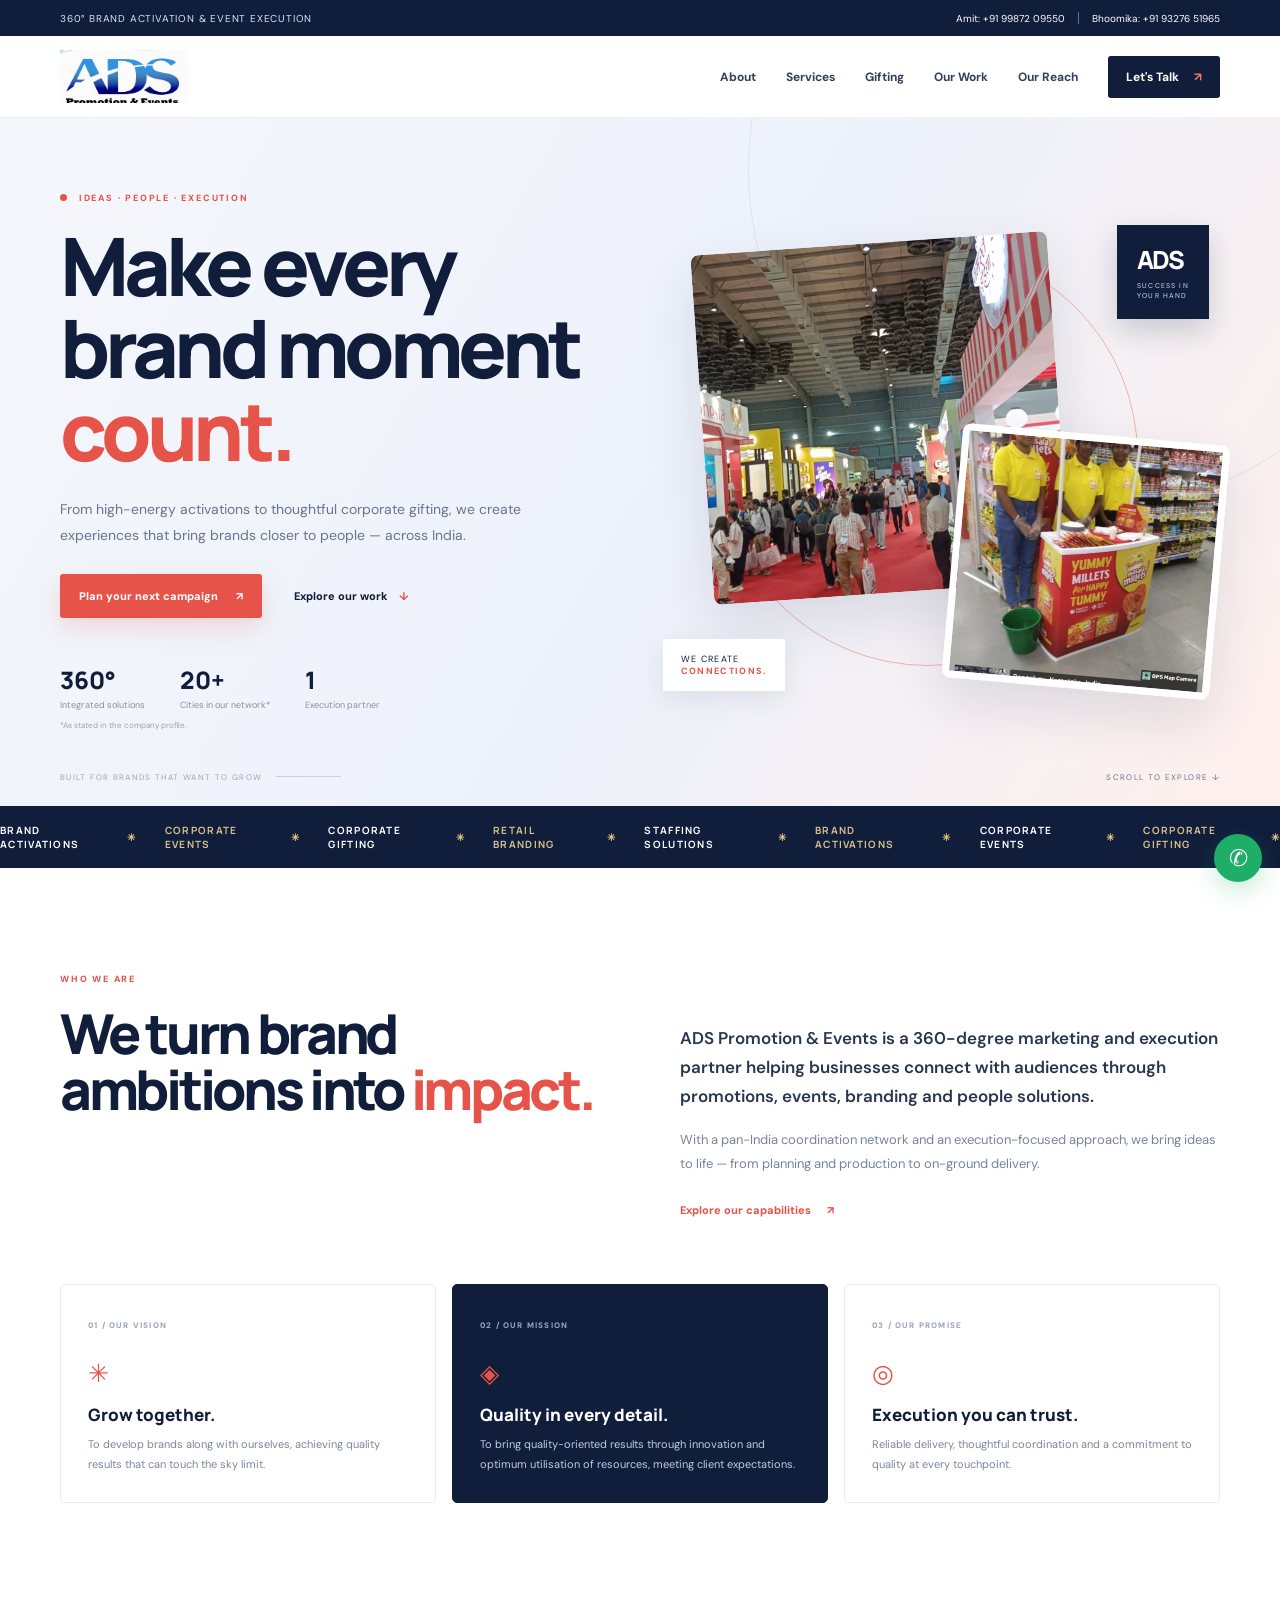
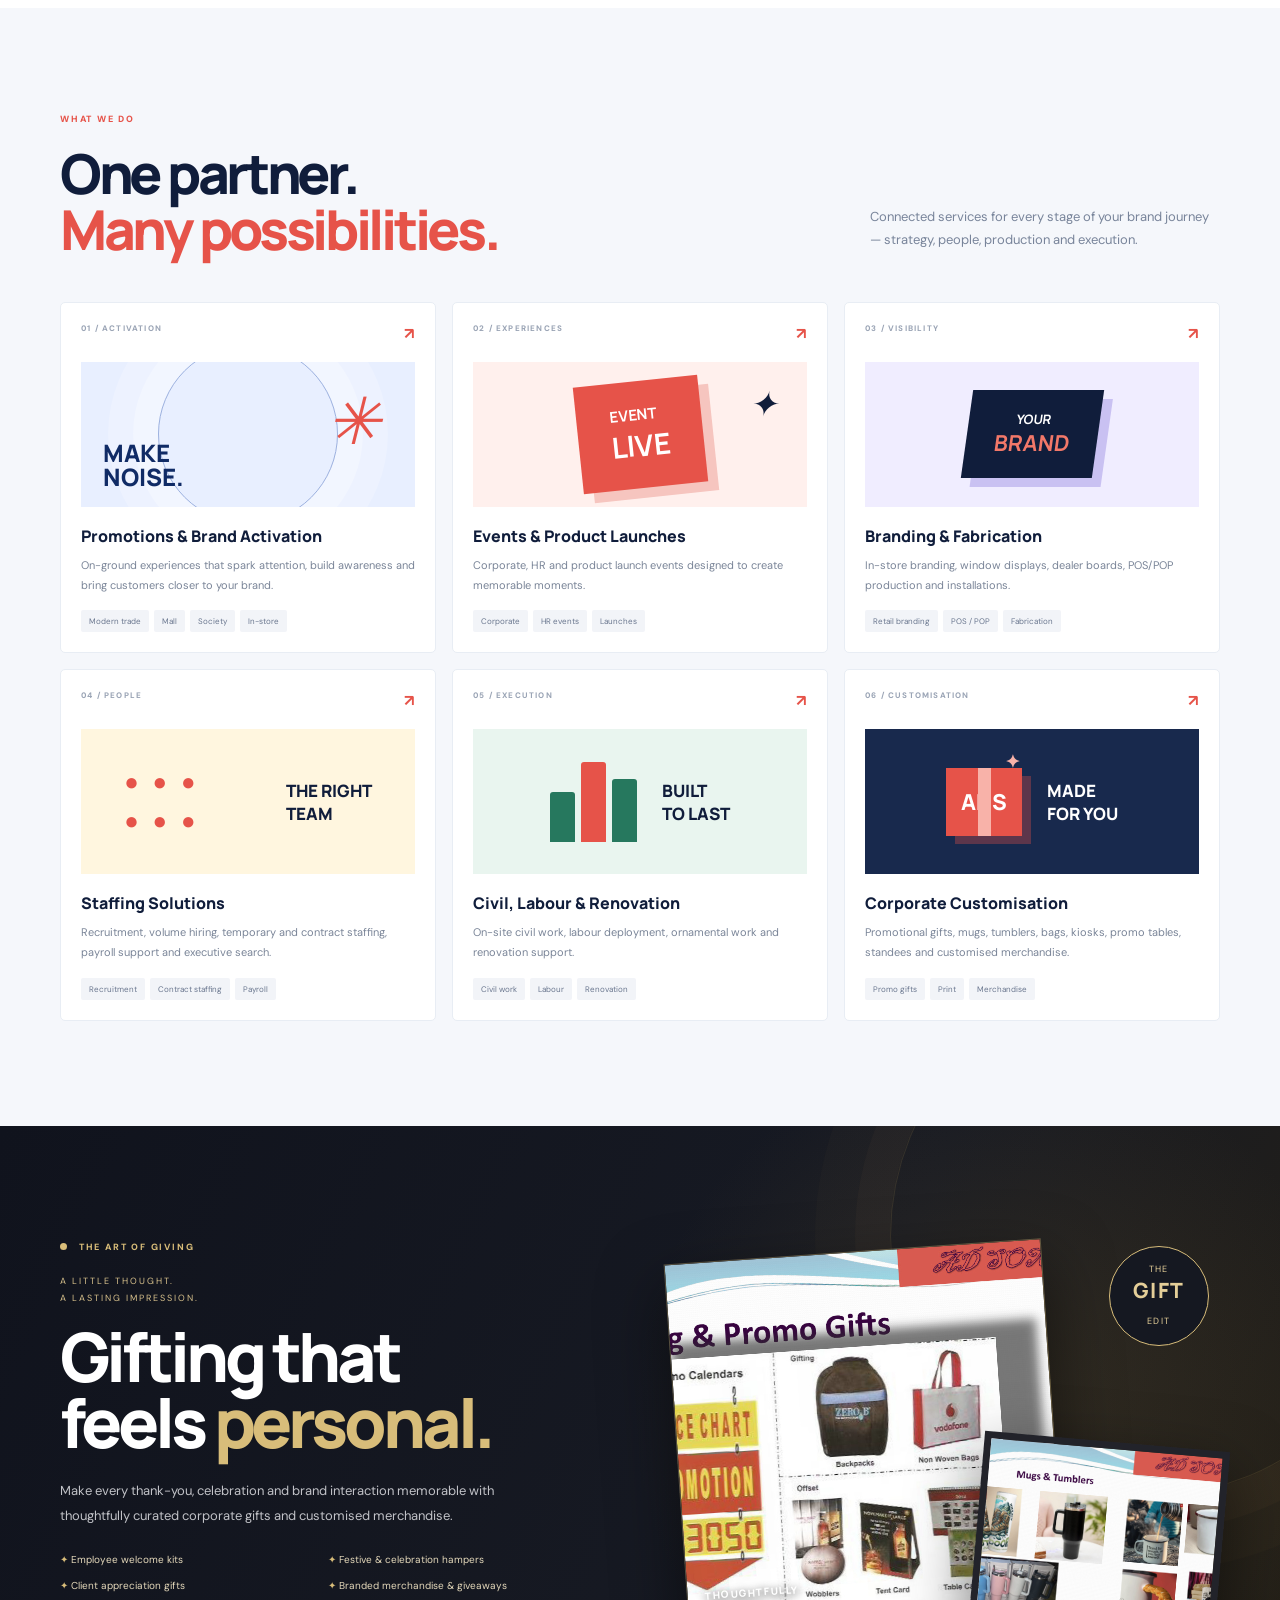
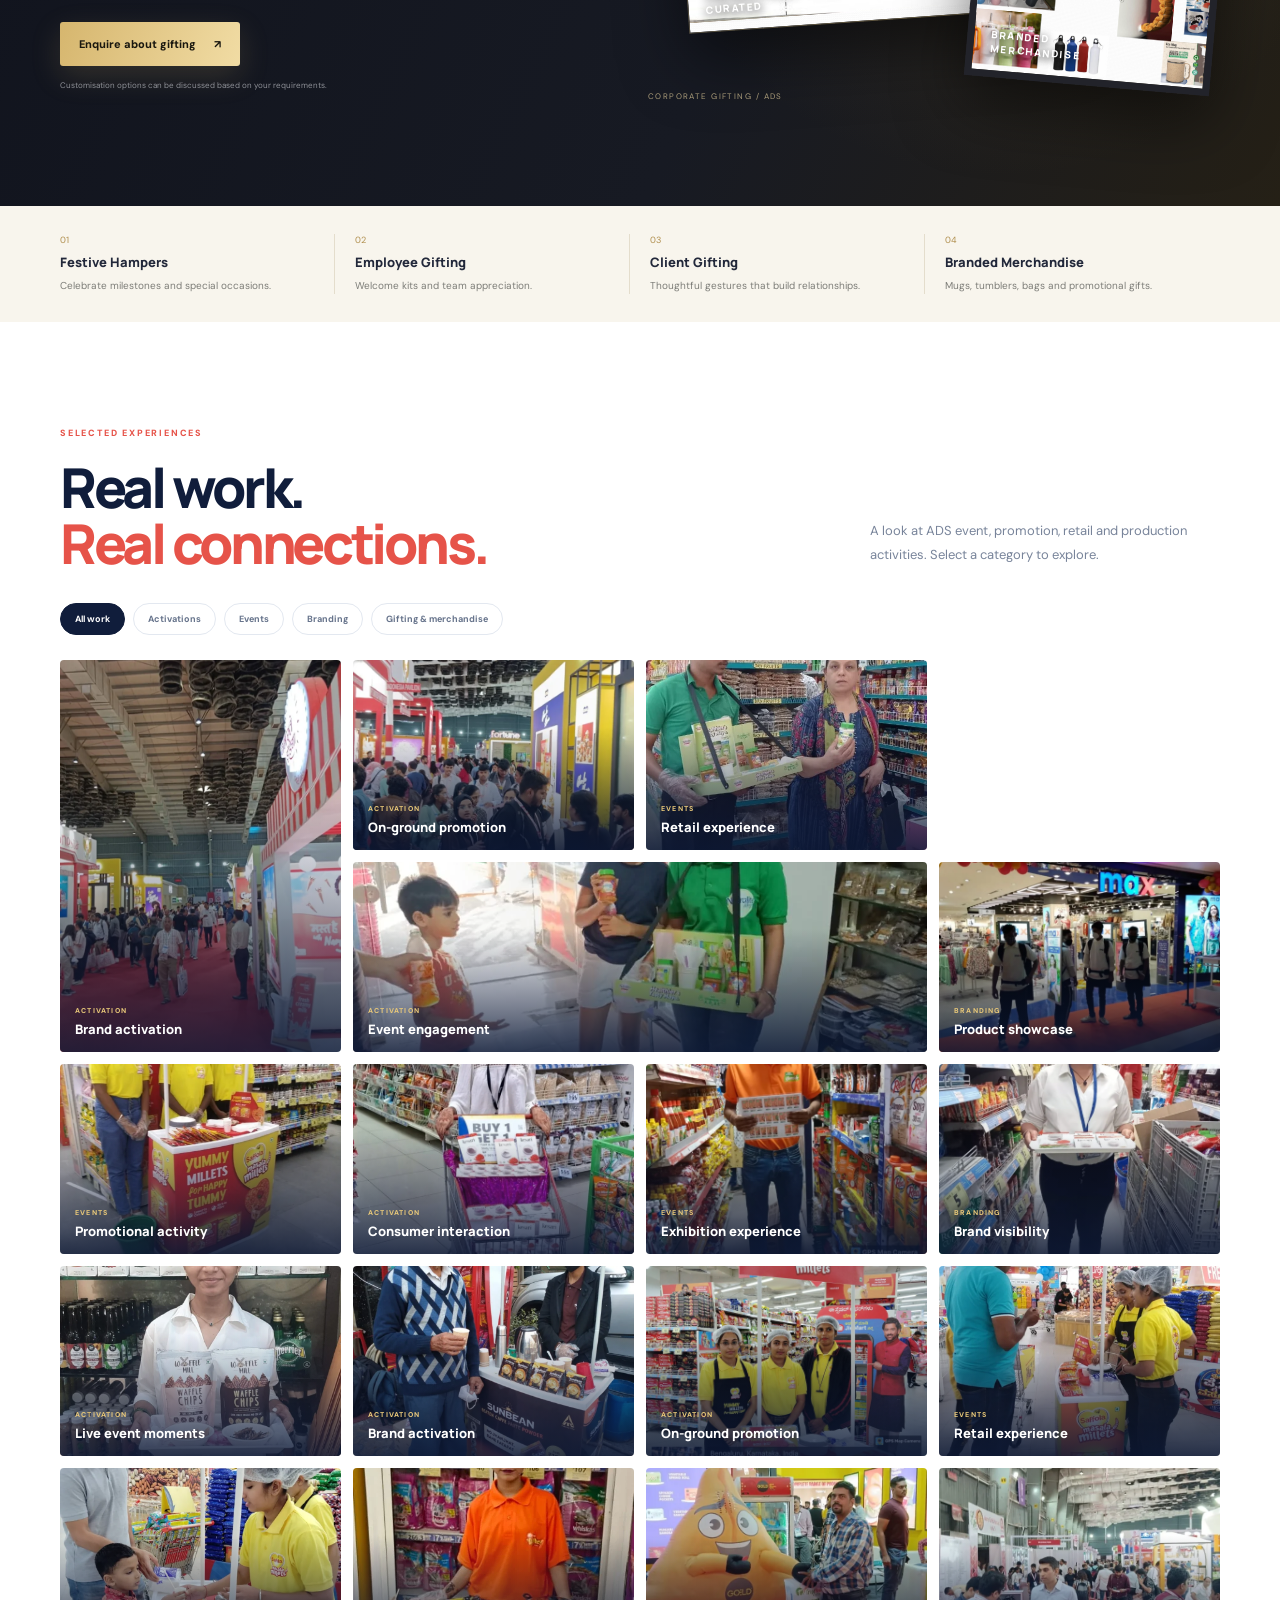
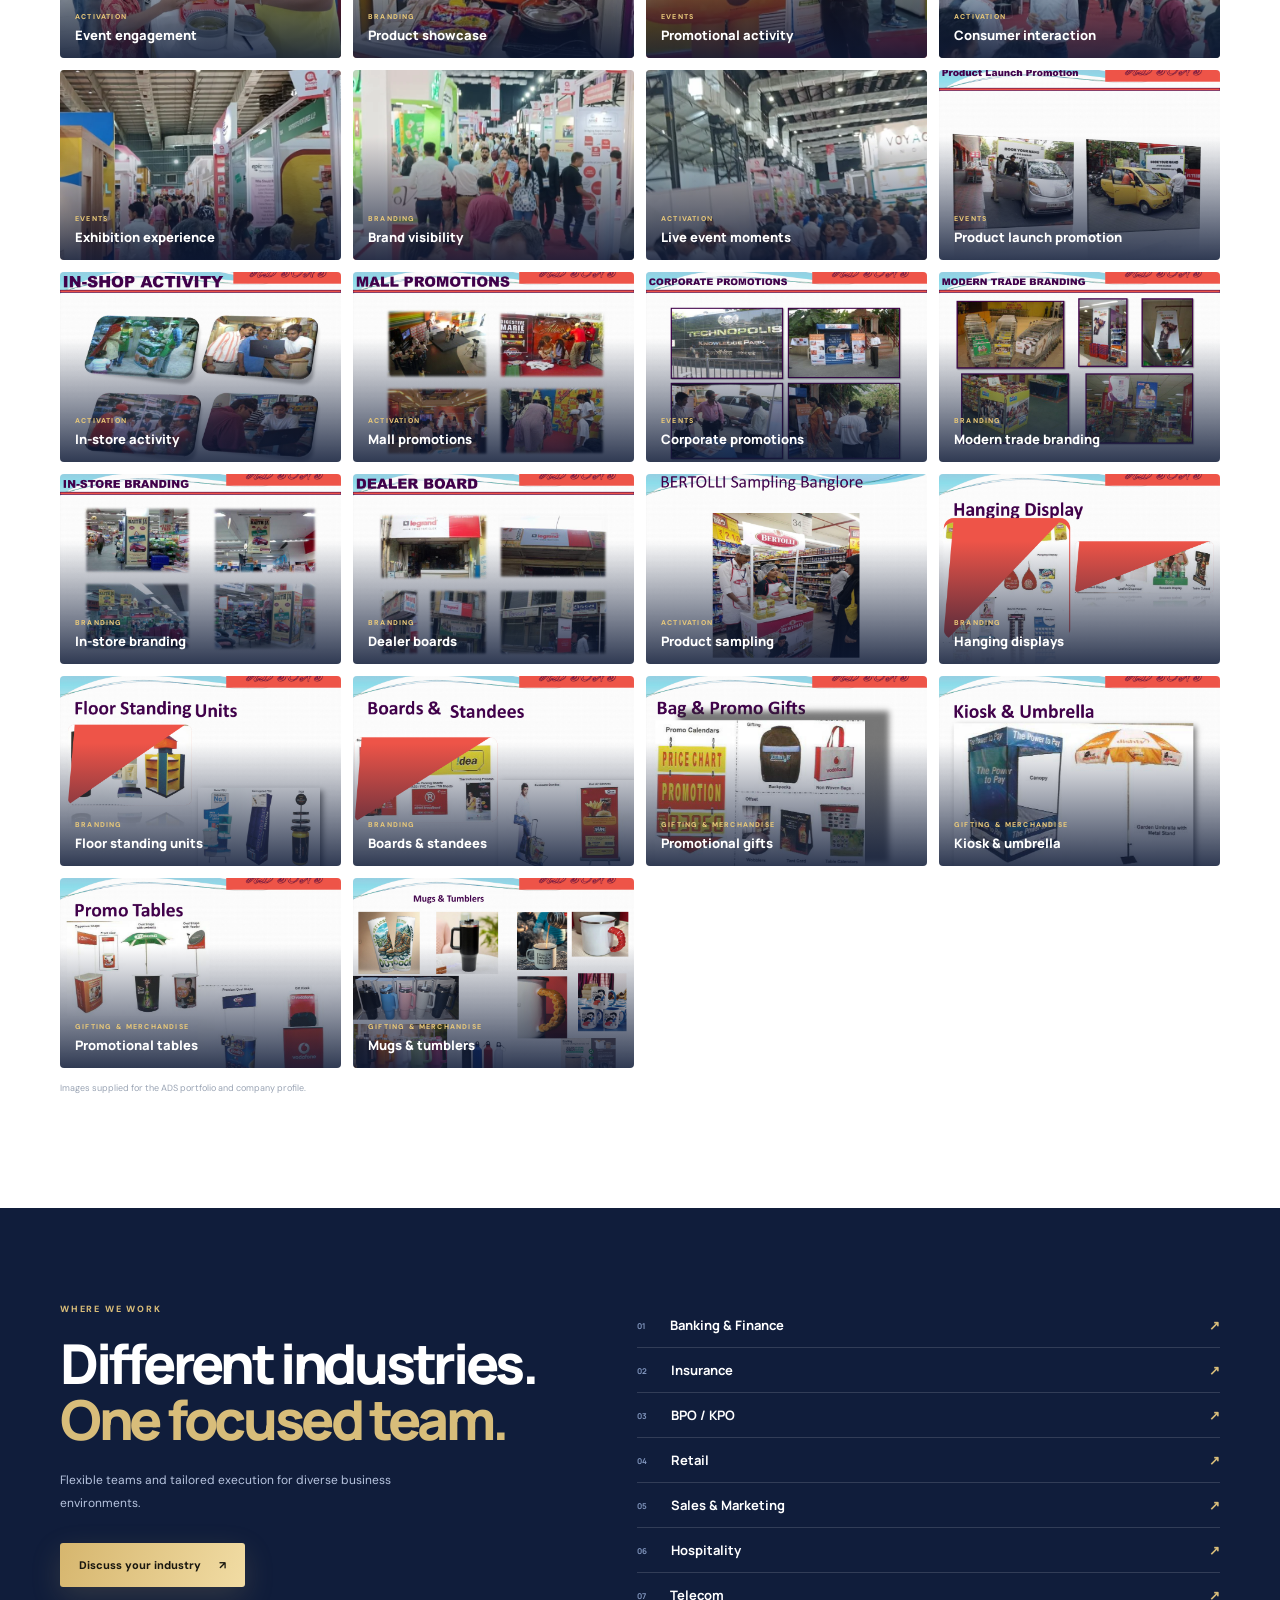
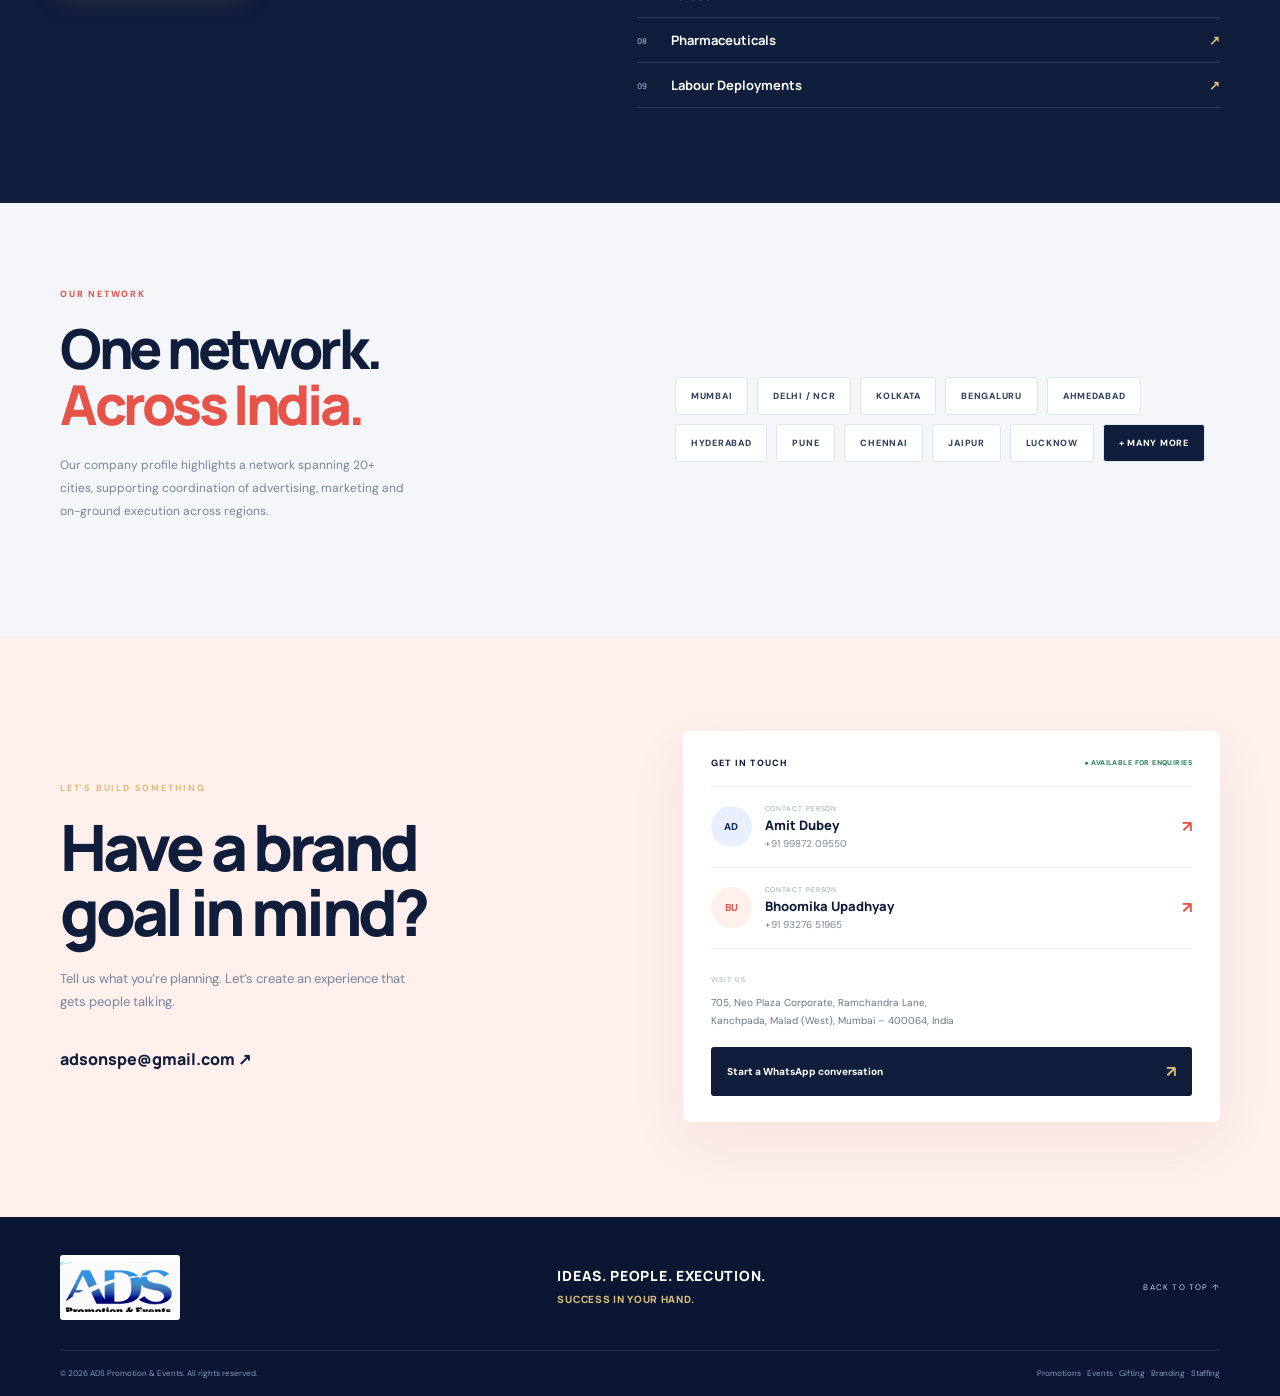
<file: index.html>
<!doctype html>
<html lang="en"><head><meta charset="utf-8"><meta name="viewport" content="width=device-width,initial-scale=1"><meta name="theme-color" content="#101d3b"><meta name="description" content="ADS Promotion & Events — brand activations, corporate events, gifting, staffing, retail branding and pan-India execution."><title>ADS Promotion & Events | Ideas Into Impact</title><link rel="preconnect" href="https://fonts.googleapis.com"><link rel="preconnect" href="https://fonts.gstatic.com" crossorigin><link href="https://fonts.googleapis.com/css2?family=DM+Sans:wght@400;500;600;700&family=Manrope:wght@400;500;600;700;800&display=swap" rel="stylesheet"><link rel="stylesheet" href="style.css"></head>
<body><div class="announcement"><div class="wrap announce-inner"><span>360° BRAND ACTIVATION & EVENT EXECUTION</span><div><a href="tel:+919987209550">Amit: +91 99872 09550</a><i></i><a href="tel:+919327651965">Bhoomika: +91 93276 51965</a></div></div></div>
<header class="header"><div class="wrap nav-wrap"><a class="logo" href="#home"><img src="assets/ads-logo.png" alt="ADS Promotion and Events"></a><button class="menu" aria-label="Toggle menu"><span></span><span></span><span></span></button><nav class="nav"><a href="#about">About</a><a href="#services">Services</a><a href="#gifting">Gifting</a><a href="#work">Our Work</a><a href="#reach">Our Reach</a><a class="nav-btn" href="#contact">Let's Talk <b>↗</b></a></nav></div></header>
<main><section class="hero" id="home"><div class="hero-grid wrap"><div class="hero-content"><div class="eyebrow"><span></span> IDEAS · PEOPLE · EXECUTION</div><h1>Make every<br>brand moment<br><em>count.</em></h1><p>From high-energy activations to thoughtful corporate gifting, we create experiences that bring brands closer to people — across India.</p><div class="hero-cta"><a class="btn btn-red" href="#contact">Plan your next campaign <b>↗</b></a><a class="btn btn-text" href="#work">Explore our work <span>↓</span></a></div><div class="hero-stats"><div><strong>360°</strong><small>Integrated solutions</small></div><div><strong>20+</strong><small>Cities in our network*</small></div><div><strong>1</strong><small>Execution partner</small></div></div><small class="asterisk">*As stated in the company profile.</small></div><div class="hero-visual"><div class="hero-photo photo-one"><img src="assets/event-01.webp" alt="ADS on-ground event activation"></div><div class="hero-photo photo-two"><img src="assets/event-06.webp" alt="ADS promotional event"></div><div class="hero-orbit"></div><div class="hero-tag"><span>ADS</span><small>SUCCESS IN<br>YOUR HAND</small></div><div class="hero-note">WE CREATE<br><b>CONNECTIONS.</b></div></div></div><div class="hero-foot wrap"><span>BUILT FOR BRANDS THAT WANT TO GROW</span><span class="foot-line"></span><a href="#about">SCROLL TO EXPLORE ↓</a></div></section>
<div class="ticker"><div class="ticker-track"><span>BRAND ACTIVATIONS</span>✳<span>CORPORATE EVENTS</span>✳<span>CORPORATE GIFTING</span>✳<span>RETAIL BRANDING</span>✳<span>STAFFING SOLUTIONS</span>✳<span>BRAND ACTIVATIONS</span>✳<span>CORPORATE EVENTS</span>✳<span>CORPORATE GIFTING</span>✳</div></div>
<section class="section about" id="about"><div class="wrap"><div class="section-head split"><div><div class="eyebrow dark">WHO WE ARE</div><h2>We turn brand<br>ambitions into <em>impact.</em></h2></div><div class="intro-copy"><p class="lead">ADS Promotion & Events is a 360-degree marketing and execution partner helping businesses connect with audiences through promotions, events, branding and people solutions.</p><p>With a pan-India coordination network and an execution-focused approach, we bring ideas to life — from planning and production to on-ground delivery.</p><a class="under-link" href="#services">Explore our capabilities <b>↗</b></a></div></div><div class="values"><article><small>01 / OUR VISION</small><div class="value-icon">✳</div><h3>Grow together.</h3><p>To develop brands along with ourselves, achieving quality results that can touch the sky limit.</p></article><article class="value-feature"><small>02 / OUR MISSION</small><div class="value-icon">◈</div><h3>Quality in every detail.</h3><p>To bring quality-oriented results through innovation and optimum utilisation of resources, meeting client expectations.</p></article><article><small>03 / OUR PROMISE</small><div class="value-icon">◎</div><h3>Execution you can trust.</h3><p>Reliable delivery, thoughtful coordination and a commitment to quality at every touchpoint.</p></article></div></div></section>
<section class="section services" id="services"><div class="wrap"><div class="section-head"><div><div class="eyebrow">WHAT WE DO</div><h2>One partner.<br><em>Many possibilities.</em></h2></div><p>Connected services for every stage of your brand journey — strategy, people, production and execution.</p></div><div class="service-grid"><article class="service-card service-feature"><div class="service-number">01 / ACTIVATION <b>↗</b></div><div class="service-art art-activation"><div class="orbit"></div><span>MAKE<br>NOISE.</span><i>✳</i></div><h3>Promotions & Brand Activation</h3><p>On-ground experiences that spark attention, build awareness and bring customers closer to your brand.</p><div class="chips"><span>Modern trade</span><span>Mall</span><span>Society</span><span>In-store</span></div></article><article class="service-card"><div class="service-number">02 / EXPERIENCES <b>↗</b></div><div class="service-art art-event"><div class="event-box">EVENT<br><strong>LIVE</strong></div><i>✦</i></div><h3>Events & Product Launches</h3><p>Corporate, HR and product launch events designed to create memorable moments.</p><div class="chips"><span>Corporate</span><span>HR events</span><span>Launches</span></div></article><article class="service-card"><div class="service-number">03 / VISIBILITY <b>↗</b></div><div class="service-art art-brand"><div class="billboard">YOUR<br><b>BRAND</b></div></div><h3>Branding & Fabrication</h3><p>In-store branding, window displays, dealer boards, POS/POP production and installations.</p><div class="chips"><span>Retail branding</span><span>POS / POP</span><span>Fabrication</span></div></article><article class="service-card"><div class="service-number">04 / PEOPLE <b>↗</b></div><div class="service-art art-staff"><div class="people">● ● ●<br>● ● ●</div><b>THE RIGHT<br>TEAM</b></div><h3>Staffing Solutions</h3><p>Recruitment, volume hiring, temporary and contract staffing, payroll support and executive search.</p><div class="chips"><span>Recruitment</span><span>Contract staffing</span><span>Payroll</span></div></article><article class="service-card"><div class="service-number">05 / EXECUTION <b>↗</b></div><div class="service-art art-civil"><div class="blocks"><i></i><i></i><i></i></div><b>BUILT<br>TO LAST</b></div><h3>Civil, Labour & Renovation</h3><p>On-site civil work, labour deployment, ornamental work and renovation support.</p><div class="chips"><span>Civil work</span><span>Labour</span><span>Renovation</span></div></article><article class="service-card"><div class="service-number">06 / CUSTOMISATION <b>↗</b></div><div class="service-art art-custom"><div class="custom-box">ADS<sup>✦</sup></div><b>MADE<br>FOR YOU</b></div><h3>Corporate Customisation</h3><p>Promotional gifts, mugs, tumblers, bags, kiosks, promo tables, standees and customised merchandise.</p><div class="chips"><span>Promo gifts</span><span>Print</span><span>Merchandise</span></div></article></div></div></section>
<section class="gift-section" id="gifting"><div class="gift-glow"></div><div class="wrap gift-layout"><div class="gift-copy"><div class="eyebrow gold"><span></span> THE ART OF GIVING</div><div class="gift-kicker">A LITTLE THOUGHT.<br>A LASTING IMPRESSION.</div><h2>Gifting that<br>feels <em>personal.</em></h2><p>Make every thank-you, celebration and brand interaction memorable with thoughtfully curated corporate gifts and customised merchandise.</p><div class="gift-points"><span>✦ Employee welcome kits</span><span>✦ Festive & celebration hampers</span><span>✦ Client appreciation gifts</span><span>✦ Branded merchandise & giveaways</span></div><a class="btn btn-gold" href="https://wa.me/919987209550?text=Hello%20ADS%2C%20I%20would%20like%20to%20enquire%20about%20corporate%20gifting." target="_blank" rel="noopener">Enquire about gifting <b>↗</b></a><small class="gift-note">Customisation options can be discussed based on your requirements.</small></div><div class="gift-showcase"><div class="gift-image gift-main"><img src="assets/profile-gifts.jpg" alt="Promotional gift and merchandise examples from ADS profile"><span>THOUGHTFULLY<br>CURATED</span></div><div class="gift-image gift-small"><img src="assets/profile-mugs.jpg" alt="Custom mugs and tumblers"><span>BRANDED<br>MERCHANDISE</span></div><div class="gift-seal">THE<br><b>GIFT</b><br>EDIT</div><div class="gift-caption">CORPORATE GIFTING / ADS</div></div></div></section>
<section class="gift-categories"><div class="wrap gift-cat-grid"><div><small>01</small><b>Festive Hampers</b><span>Celebrate milestones and special occasions.</span></div><div><small>02</small><b>Employee Gifting</b><span>Welcome kits and team appreciation.</span></div><div><small>03</small><b>Client Gifting</b><span>Thoughtful gestures that build relationships.</span></div><div><small>04</small><b>Branded Merchandise</b><span>Mugs, tumblers, bags and promotional gifts.</span></div></div></section>
<section class="section work" id="work"><div class="wrap"><div class="section-head"><div><div class="eyebrow">SELECTED EXPERIENCES</div><h2>Real work.<br><em>Real connections.</em></h2></div><p>A look at ADS event, promotion, retail and production activities. Select a category to explore.</p></div><div class="filters"><button class="active" data-filter="all">All work</button><button data-filter="activation">Activations</button><button data-filter="events">Events</button><button data-filter="branding">Branding</button><button data-filter="gifting">Gifting & merchandise</button></div><div class="gallery" id="gallery"></div><p class="gallery-foot">Images supplied for the ADS portfolio and company profile.</p></div></section>
<section class="industries"><div class="wrap industries-layout"><div><div class="eyebrow gold">WHERE WE WORK</div><h2>Different industries.<br><em>One focused team.</em></h2><p>Flexible teams and tailored execution for diverse business environments.</p><a class="btn btn-gold" href="#contact">Discuss your industry <b>↗</b></a></div><div class="industry-list"><div><small>01</small>Banking & Finance <b>↗</b></div><div><small>02</small>Insurance <b>↗</b></div><div><small>03</small>BPO / KPO <b>↗</b></div><div><small>04</small>Retail <b>↗</b></div><div><small>05</small>Sales & Marketing <b>↗</b></div><div><small>06</small>Hospitality <b>↗</b></div><div><small>07</small>Telecom <b>↗</b></div><div><small>08</small>Pharmaceuticals <b>↗</b></div><div><small>09</small>Labour Deployments <b>↗</b></div></div></div></section>
<section class="reach" id="reach"><div class="wrap reach-layout"><div><div class="eyebrow">OUR NETWORK</div><h2>One network.<br><em>Across India.</em></h2><p>Our company profile highlights a network spanning 20+ cities, supporting coordination of advertising, marketing and on-ground execution across regions.</p></div><div class="city-cloud"><span>MUMBAI</span><span>DELHI / NCR</span><span>KOLKATA</span><span>BENGALURU</span><span>AHMEDABAD</span><span>HYDERABAD</span><span>PUNE</span><span>CHENNAI</span><span>JAIPUR</span><span>LUCKNOW</span><span>+ MANY MORE</span></div></div></section>
<section class="contact" id="contact"><div class="wrap contact-layout"><div class="contact-copy"><div class="eyebrow gold">LET'S BUILD SOMETHING</div><h2>Have a brand<br>goal in mind?</h2><p>Tell us what you’re planning. Let’s create an experience that gets people talking.</p><a class="contact-email" href="mailto:adsonspe@gmail.com">adsonspe@gmail.com ↗</a></div><div class="contact-card"><div class="contact-head"><span>GET IN TOUCH</span><small>● AVAILABLE FOR ENQUIRIES</small></div><a class="person" href="tel:+919987209550"><i>AD</i><div><small>CONTACT PERSON</small><b>Amit Dubey</b><span>+91 99872 09550</span></div><strong>↗</strong></a><a class="person" href="tel:+919327651965"><i class="coral">BU</i><div><small>CONTACT PERSON</small><b>Bhoomika Upadhyay</b><span>+91 93276 51965</span></div><strong>↗</strong></a><div class="address"><small>VISIT US</small><p>705, Neo Plaza Corporate, Ramchandra Lane,<br>Kanchpada, Malad (West), Mumbai – 400064, India</p></div><a class="whatsapp" href="https://wa.me/919987209550?text=Hello%20ADS%20Promotion%20%26%20Events%2C%20I%20would%20like%20to%20discuss%20a%20project." target="_blank" rel="noopener">Start a WhatsApp conversation <b>↗</b></a></div></div></section></main>
<footer><div class="wrap footer-main"><a class="footer-logo" href="#home"><img src="assets/ads-logo.png" alt="ADS Promotion & Events"></a><div class="footer-tag">IDEAS. PEOPLE. EXECUTION.<br><em>SUCCESS IN YOUR HAND.</em></div><a href="#home" class="top-link">BACK TO TOP ↑</a></div><div class="wrap footer-bottom"><span>© <span id="year"></span> ADS Promotion & Events. All rights reserved.</span><span>Promotions · Events · Gifting · Branding · Staffing</span></div></footer>
<a class="float-wa" href="https://wa.me/919987209550?text=Hello%20ADS%20Promotion%20%26%20Events" target="_blank" rel="noopener" aria-label="WhatsApp">✆</a><div class="lightbox" id="lightbox"><button class="lightbox-close" aria-label="Close">×</button><button class="lightbox-prev" aria-label="Previous">‹</button><img alt="Portfolio image preview"><button class="lightbox-next" aria-label="Next">›</button><p></p></div><script src="script.js"></script></body></html>
</file>
<file: style.css>
*{box-sizing:border-box}html{scroll-behavior:smooth;scroll-padding-top:90px}body{margin:0;font-family:"DM Sans",sans-serif;color:#17213b;background:#fff}a{color:inherit;text-decoration:none}.wrap{width:min(1160px,calc(100% - 48px));margin:auto}.announcement{background:#101d3b;color:#dbe4f7;font-size:10px;letter-spacing:.08em}.announce-inner{min-height:36px;display:flex;align-items:center;justify-content:space-between;gap:14px}.announce-inner div{display:flex;gap:13px;align-items:center;letter-spacing:0}.announce-inner a{color:#fff}.announce-inner i{height:12px;width:1px;background:#60708f}.header{height:82px;position:sticky;top:0;background:#fff;z-index:20;border-bottom:1px solid #edf0f4}.nav-wrap{height:100%;display:flex;align-items:center;justify-content:space-between}.logo{width:128px;height:70px;overflow:hidden;display:block}.logo img,.footer-logo img{width:100%;height:100%;object-fit:contain}.nav{display:flex;align-items:center;gap:30px;font-size:12px;font-weight:700;color:#34405a}.nav>a:not(.nav-btn):hover{color:#e65349}.nav-btn{background:#101d3b;color:#fff;padding:13px 18px;border-radius:3px}.nav-btn b{margin-left:12px;color:#f27869}.menu{display:none}.hero{background:linear-gradient(120deg,#f5f7fc,#edf1fa 55%,#fff0ed);padding:74px 0 24px;overflow:hidden;position:relative}.hero:before{content:"";position:absolute;width:680px;height:680px;border:1px solid #dce3f1;border-radius:50%;right:-150px;top:-290px}.hero-grid{display:grid;grid-template-columns:1fr 1fr;align-items:center;gap:45px;position:relative;z-index:1}.eyebrow{font-size:9px;letter-spacing:.2em;font-weight:800;color:#e65349;margin-bottom:20px}.eyebrow span{display:inline-block;width:7px;height:7px;background:#e65349;border-radius:50%;margin-right:8px}.eyebrow.dark{color:#e65349}.hero h1,.section h2,.gift-copy h2,.industries h2,.reach h2,.contact h2{font-family:Manrope,sans-serif;font-weight:800;letter-spacing:-.06em;line-height:1.02;margin:0}.hero h1{font-size:clamp(55px,6.3vw,82px);color:#101d3b}.hero h1 em,.section h2 em,.industries h2 em,.reach h2 em{font-style:normal;color:#e65349}.hero-content>p{max-width:480px;color:#69758c;font-size:14px;line-height:1.9;margin:25px 0}.hero-cta{display:flex;gap:13px;align-items:center;flex-wrap:wrap}.btn{display:inline-flex;align-items:center;padding:15px 19px;font-size:11px;font-weight:800;border-radius:3px;transition:.25s}.btn b{margin-left:18px}.btn-red{background:#e65349;color:white;box-shadow:0 10px 25px #e6534930}.btn-red:hover,.btn-gold:hover{transform:translateY(-3px)}.btn-text{color:#101d3b}.btn-text span{margin-left:12px;color:#e65349}.hero-stats{display:flex;gap:35px;margin-top:45px}.hero-stats div{display:grid;gap:3px}.hero-stats strong{font:800 24px Manrope;color:#101d3b}.hero-stats small{font-size:9px;color:#8791a4}.asterisk{font-size:8px;color:#9ba4b4;display:block;margin-top:9px}.hero-visual{height:480px;position:relative}.hero-photo{position:absolute;overflow:hidden;border-radius:8px;box-shadow:0 22px 55px #172c531f}.hero-photo img{width:100%;height:100%;object-fit:cover}.photo-one{width:64%;height:350px;top:22px;left:7%;transform:rotate(-4deg)}.photo-two{width:48%;height:255px;right:0;bottom:12px;border:7px solid white;transform:rotate(5deg)}.hero-orbit{position:absolute;width:420px;height:420px;border:1px solid #e6534966;border-radius:50%;top:25px;left:10%;z-index:-1}.hero-tag{position:absolute;right:2%;top:4px;background:#101d3b;color:white;padding:17px 20px;display:grid;gap:4px;box-shadow:0 12px 28px #101d3b30}.hero-tag span{font:800 25px Manrope;letter-spacing:-.08em}.hero-tag small{font-size:7px;letter-spacing:.17em;color:#d3def3;line-height:1.5}.hero-note{position:absolute;left:0;bottom:10px;background:#fff;padding:14px 18px;color:#101d3b;font-size:9px;letter-spacing:.15em;box-shadow:0 8px 28px #172c5317}.hero-note b{color:#e65349}.hero-foot{display:flex;align-items:center;gap:14px;margin-top:42px;font-size:8px;letter-spacing:.17em;color:#9aa4b7}.foot-line{width:65px;height:1px;background:#cbd2df}.hero-foot a{margin-left:auto;color:#69758c}.ticker{overflow:hidden;background:#101d3b;color:#fff;padding:17px 0}.ticker-track{min-width:1000px;display:flex;justify-content:space-around;align-items:center;gap:28px;font:700 10px Manrope;letter-spacing:.13em}.ticker-track span:nth-of-type(odd){color:#fff}.ticker-track span:nth-of-type(even){color:#d5c08a}.ticker-track{color:#e9c977}.section{padding:105px 0}.section-head{display:flex;justify-content:space-between;align-items:end;gap:40px;margin-bottom:45px}.section h2,.industries h2,.reach h2{font-size:clamp(38px,4.5vw,55px);color:#101d3b}.section-head>p{max-width:350px;color:#78849a;font-size:13px;line-height:1.8;margin:0 0 5px}.split{display:grid;grid-template-columns:1fr 1fr;align-items:start;gap:80px}.intro-copy{padding-top:34px}.intro-copy p{font-size:13px;line-height:1.9;color:#78849a}.intro-copy .lead{font-size:17px;line-height:1.7;color:#293650;font-weight:600}.under-link{display:inline-block;margin-top:13px;color:#e65349;font-size:11px;font-weight:800}.under-link b{margin-left:13px}.values{display:grid;grid-template-columns:repeat(3,1fr);gap:16px;margin-top:65px}.values article{border:1px solid #e8ecf2;border-radius:5px;padding:27px;min-height:215px}.values article small{font-size:8px;letter-spacing:.15em;color:#9aa4b6;font-weight:800}.value-icon{font-size:25px;color:#e65349;margin:24px 0 13px}.values h3{font:800 17px Manrope;color:#101d3b;margin:0 0 9px}.values p{font-size:11px;line-height:1.8;color:#7b879a;margin:0}.values .value-feature{background:#101d3b;border-color:#101d3b}.value-feature h3{color:#fff}.value-feature p{color:#c1cce0}.value-feature small{color:#94a6c9!important}.services{background:#f5f7fb}.service-grid{display:grid;grid-template-columns:repeat(3,1fr);gap:16px}.service-card{background:#fff;border:1px solid #e8edf4;border-radius:5px;padding:20px;transition:.25s}.service-card:hover{transform:translateY(-5px);box-shadow:0 18px 40px #10234b12}.service-number{display:flex;justify-content:space-between;color:#9aa4b5;font-size:8px;letter-spacing:.15em;font-weight:800}.service-number b{font-size:16px;color:#e65349}.service-art{height:145px;margin:18px 0;position:relative;overflow:hidden;display:flex;align-items:center;justify-content:center}.art-activation{background:#e8efff}.art-activation .orbit{position:absolute;width:180px;height:180px;border:1px solid #9eb2df;border-radius:50%;box-shadow:0 0 0 25px #fff4,0 0 0 50px #fff3}.art-activation span{position:absolute;left:22px;bottom:18px;font:800 24px Manrope;color:#102b66;line-height:1}.art-activation i{font-size:65px;color:#e65349;position:absolute;right:35px;top:18px}.art-event{background:#fff0ed}.event-box{background:#e65349;color:white;padding:23px 33px;font:700 15px Manrope;transform:rotate(-6deg);box-shadow:10px 10px #f6c5bf}.event-box strong{font-size:29px}.art-event i{position:absolute;right:30px;top:20px;color:#101d3b;font-size:34px}.art-brand{background:#f0edff}.billboard{background:#101d3b;color:white;padding:20px 28px;text-align:center;font:700 13px Manrope;transform:skew(-8deg);box-shadow:10px 9px #c9c1f2}.billboard b{font-size:22px;color:#f27869}.art-staff{background:#fff6df;justify-content:space-around}.people{font-size:24px;line-height:1.6;letter-spacing:4px;color:#e65349}.art-staff>b,.art-civil>b,.art-custom>b{font:800 17px Manrope;color:#101d3b}.art-civil{background:#e9f5ef;gap:25px}.blocks{height:80px;display:flex;align-items:end;gap:6px}.blocks i{width:25px;background:#26785e;height:50px;border-radius:3px 3px 0 0}.blocks i:nth-child(2){height:80px;background:#e65349}.blocks i:nth-child(3){height:63px}.art-custom{background:#18294d;gap:25px}.art-custom>b{color:white}.custom-box{width:76px;height:68px;background:#e65349;color:white;display:grid;place-items:center;font:800 22px Manrope;box-shadow:9px 8px #e6534955;position:relative}.custom-box:before{content:"";position:absolute;width:13px;height:68px;background:#f8b2a9}.custom-box sup{position:absolute;top:-20px;right:2px;color:#f8b2a9}.service-card h3{font:800 16px Manrope;color:#101d3b;margin:0 0 9px}.service-card p{font-size:11px;line-height:1.8;color:#7a8598;margin:0 0 15px}.chips{display:flex;gap:5px;flex-wrap:wrap}.chips span{font-size:8px;color:#69768e;background:#f2f4f8;padding:6px 8px;border-radius:2px}
/* Premium gifting feature */.gift-section{position:relative;overflow:hidden;background:#10131d;color:#fff;padding:105px 0}.gift-section:before{content:"";position:absolute;inset:0;background:radial-gradient(circle at 78% 42%,#725b2b44,transparent 34%),linear-gradient(115deg,#10131d,#171a23 60%,#252016)}.gift-glow{position:absolute;width:520px;height:520px;border:1px solid #c9a75a25;border-radius:50%;right:-130px;top:-150px;box-shadow:0 0 0 35px #c9a75a08,0 0 0 75px #c9a75a06}.gift-layout{position:relative;display:grid;grid-template-columns:.95fr 1.05fr;gap:70px;align-items:center}.gold{color:#d9bd79}.gold span{background:#d9bd79}.gift-kicker{font-size:9px;letter-spacing:.22em;line-height:1.8;color:#d8c18c;margin-bottom:17px}.gift-copy h2{font:800 clamp(48px,5.5vw,68px) Manrope;letter-spacing:-.06em;line-height:.98;color:#fff}.gift-copy h2 em{font-style:normal;color:#d8bd7a}.gift-copy>p{font-size:13px;line-height:1.9;color:#c1c2c7;max-width:440px;margin:23px 0}.gift-points{display:grid;grid-template-columns:1fr 1fr;gap:13px 18px;margin:25px 0 30px}.gift-points span{font-size:10px;color:#e5d9bb}.gift-points span:first-letter{color:#d8bd7a}.btn-gold{background:linear-gradient(110deg,#d6b66e,#f1dca4);color:#19170f;box-shadow:0 10px 30px #d2b46b2c}.gift-note{display:block;color:#8e9097;font-size:8px;margin-top:14px}.gift-showcase{height:470px;position:relative}.gift-image{position:absolute;overflow:hidden;border:1px solid #d8bd7a55;box-shadow:0 25px 65px #0008}.gift-image img{width:100%;height:100%;object-fit:cover;filter:saturate(.82)}.gift-main{width:66%;height:370px;left:5%;top:20px;transform:rotate(-4deg)}.gift-small{width:43%;height:245px;right:0;bottom:15px;border:7px solid #22232a;transform:rotate(5deg)}.gift-image span{position:absolute;left:17px;bottom:15px;font:800 10px Manrope;letter-spacing:.16em;color:white;text-shadow:0 2px 8px #000}.gift-seal{position:absolute;right:2%;top:15px;width:100px;height:100px;border:1px solid #d8bd7a;border-radius:50%;display:grid;place-content:center;text-align:center;color:#e4ce98;font-size:9px;letter-spacing:.15em;line-height:1.3;background:#151821}.gift-seal b{font:800 21px Manrope}.gift-caption{position:absolute;left:0;bottom:0;color:#a99b79;font-size:8px;letter-spacing:.18em}.gift-categories{background:#f8f5ed;padding:28px 0}.gift-cat-grid{display:grid;grid-template-columns:repeat(4,1fr);gap:20px}.gift-cat-grid>div{display:grid;gap:7px;border-right:1px solid #e4ddcc;padding-right:14px}.gift-cat-grid>div:last-child{border:0}.gift-cat-grid small{font-size:9px;color:#b08f4e}.gift-cat-grid b{font:800 13px Manrope;color:#22283a}.gift-cat-grid span{font-size:10px;line-height:1.6;color:#7d7d78}.filters{display:flex;gap:8px;flex-wrap:wrap;margin:-13px 0 25px}.filters button{border:1px solid #e3e8f0;background:white;color:#66738b;padding:9px 14px;border-radius:30px;font:700 9px "DM Sans";cursor:pointer}.filters button.active,.filters button:hover{background:#101d3b;color:white;border-color:#101d3b}.gallery{display:grid;grid-template-columns:repeat(4,1fr);grid-auto-rows:190px;gap:12px}.gallery-card{position:relative;overflow:hidden;border-radius:4px;background:#e8edf4;cursor:pointer}.gallery-card.large{grid-row:span 2}.gallery-card.wide{grid-column:span 2}.gallery-card img{width:100%;height:100%;object-fit:cover;transition:transform .5s}.gallery-card:hover img{transform:scale(1.06)}.gallery-card:after{content:"";position:absolute;inset:35% 0 0;background:linear-gradient(transparent,#0c1835d9)}.gallery-label{position:absolute;z-index:1;bottom:14px;left:15px;color:white;display:grid;gap:5px}.gallery-label small{font-size:7px;letter-spacing:.17em;color:#e8c879;font-weight:800}.gallery-label b{font:800 13px Manrope}.gallery-foot{font-size:9px;color:#9aa4b4;margin-top:14px}.industries{background:#101d3b;color:white;padding:95px 0}.industries-layout{display:grid;grid-template-columns:.9fr 1.1fr;gap:100px}.industries h2{color:white}.industries h2 em{color:#d8bd7a}.industries p,.reach p{font-size:12px;line-height:1.9;color:#b7c4df;max-width:350px;margin:22px 0 28px}.industry-list>div{display:flex;align-items:center;padding:13px 0;border-bottom:1px solid #ffffff24;font:700 13px Manrope}.industry-list small{font-size:8px;color:#8398c0;margin-right:24px}.industry-list b{margin-left:auto;color:#d8bd7a}.reach{background:#f4f6fa;padding:85px 0}.reach-layout{display:grid;grid-template-columns:1fr 1fr;gap:70px;align-items:center}.reach p{color:#77839a}.city-cloud{display:flex;flex-wrap:wrap;gap:9px}.city-cloud span{padding:12px 15px;border:1px solid #e0e6f0;background:#fff;color:#31405f;font-size:9px;font-weight:800;letter-spacing:.08em;border-radius:3px}.city-cloud span:last-child{background:#101d3b;color:#fff}.contact{background:#fff0ed;padding:95px 0}.contact-layout{display:grid;grid-template-columns:1fr 1fr;gap:85px;align-items:center}.contact h2{font-size:clamp(48px,5vw,64px);color:#101d3b}.contact-copy>p{font-size:13px;line-height:1.8;color:#78849a;max-width:350px;margin:22px 0 35px}.contact-email{font:800 16px Manrope;color:#101d3b}.contact-card{background:#fff;border-radius:7px;padding:26px 28px;box-shadow:0 20px 60px #733f3512}.contact-head{display:flex;justify-content:space-between;align-items:center;padding-bottom:17px;border-bottom:1px solid #edf0f4;font-size:9px;letter-spacing:.14em;font-weight:800;color:#101d3b}.contact-head small{font-size:7px;color:#27845c;letter-spacing:.06em}.person{display:flex;align-items:center;gap:13px;padding:17px 0;border-bottom:1px solid #edf0f4}.person i{width:41px;height:41px;border-radius:50%;display:grid;place-items:center;background:#e9efff;color:#102b66;font-style:normal;font-size:10px;font-weight:800}.person i.coral{background:#fff0ed;color:#e65349}.person div{display:grid;gap:3px}.person small,.address small{font-size:7px;letter-spacing:.13em;color:#9ba4b4}.person b{font:800 13px Manrope;color:#101d3b}.person span{font-size:10px;color:#7d879a}.person strong{margin-left:auto;color:#e65349}.address{padding:17px 0}.address p{font-size:10px;line-height:1.8;color:#69758a;margin:7px 0 0}.whatsapp{display:flex;justify-content:space-between;align-items:center;padding:14px 16px;background:#101d3b;color:white;font-size:10px;font-weight:800;border-radius:3px}.whatsapp b{color:#d8bd7a;font-size:16px}footer{background:#0b1732;color:#fff;padding:38px 0 18px}.footer-main{display:flex;align-items:center;justify-content:space-between;padding-bottom:30px}.footer-logo{width:120px;height:65px;background:#fff;border-radius:3px;overflow:hidden}.footer-tag{font:800 14px Manrope;line-height:1.6;letter-spacing:.05em}.footer-tag em{font-style:normal;color:#d8bd7a;font-size:10px}.top-link{font-size:8px;letter-spacing:.15em;color:#c5d0e5}.footer-bottom{border-top:1px solid #ffffff20;padding-top:17px;display:flex;justify-content:space-between;color:#899bbb;font-size:8px}.float-wa{position:fixed;right:18px;bottom:18px;width:48px;height:48px;border-radius:50%;background:#1eae67;color:#fff;display:grid;place-items:center;font-size:23px;z-index:15;box-shadow:0 8px 25px #1eae6740}.lightbox{display:none;position:fixed;inset:0;background:#050914f2;z-index:50;align-items:center;justify-content:center;flex-direction:column;padding:50px 65px}.lightbox.open{display:flex}.lightbox img{max-width:min(90vw,1050px);max-height:78vh;object-fit:contain}.lightbox p{color:#fff;font:700 12px Manrope}.lightbox button{position:absolute;background:#ffffff18;color:#fff;border:0;font-size:32px;width:44px;height:44px;cursor:pointer}.lightbox-close{right:22px;top:20px}.lightbox-prev{left:18px;top:50%}.lightbox-next{right:18px;top:50%}.hidden{display:none!important}
@media(max-width:850px){.nav{gap:17px}.hero-grid{gap:15px}.hero-visual{transform:scale(.92)}.gift-layout{gap:30px}.industries-layout,.contact-layout{gap:45px}}
@media(max-width:680px){.wrap{width:calc(100% - 34px)}.announce-inner{padding:8px 0;align-items:flex-start;flex-direction:column;gap:5px;font-size:8px}.announce-inner div{gap:8px}.header{height:68px}.logo{width:105px;height:60px}.menu{display:flex;flex-direction:column;gap:5px;border:0;background:none;padding:10px}.menu span{width:23px;height:2px;background:#101d3b}.nav{display:none;position:absolute;top:68px;left:0;right:0;background:white;padding:20px 24px 24px;box-shadow:0 15px 25px #101d3b18;flex-direction:column;align-items:stretch;gap:18px}.nav.open{display:flex}.nav-btn{text-align:center}.hero{padding:52px 0 20px}.hero-grid{grid-template-columns:1fr;gap:8px}.hero h1{font-size:55px}.hero-content>p{font-size:12px}.hero-stats{gap:23px;margin-top:30px}.hero-stats strong{font-size:21px}.hero-visual{height:350px;transform:none;margin-top:15px}.photo-one{height:260px;width:65%;left:5%}.photo-two{height:195px;width:48%;bottom:3px}.hero-orbit{width:310px;height:310px;left:5%}.hero-tag{right:0}.hero-foot{margin-top:25px;font-size:7px}.section{padding:72px 0}.section-head{display:block;margin-bottom:32px}.section-head>p{margin-top:17px}.split,.industries-layout,.reach-layout,.contact-layout,.gift-layout{grid-template-columns:1fr;gap:25px}.intro-copy{padding-top:0}.values{grid-template-columns:1fr;margin-top:38px}.values article{min-height:0}.service-grid{grid-template-columns:1fr}.service-art{height:155px}.gift-section{padding:75px 0}.gift-copy h2{font-size:54px}.gift-points{gap:12px}.gift-points span{font-size:9px}.gift-showcase{height:360px;margin-top:12px}.gift-main{height:285px;width:68%}.gift-small{height:185px;width:45%}.gift-seal{width:82px;height:82px;font-size:7px}.gift-seal b{font-size:17px}.gift-cat-grid{grid-template-columns:1fr 1fr;gap:20px}.gift-cat-grid>div:nth-child(2){border:0}.gallery{grid-template-columns:repeat(2,1fr);grid-auto-rows:145px;gap:8px}.gallery-card.large{grid-row:span 2}.gallery-card.wide{grid-column:span 2}.gallery-label{left:9px;bottom:10px}.gallery-label b{font-size:10px}.industries{padding:75px 0}.industry-list>div{font-size:12px}.reach{padding:70px 0}.city-cloud{gap:7px}.city-cloud span{font-size:8px;padding:10px}.contact{padding:75px 0}.contact-card{padding:21px 17px}.contact-head{font-size:8px}.footer-main{gap:18px;flex-wrap:wrap}.footer-tag{font-size:12px}.top-link{width:100%}.footer-bottom{flex-direction:column;gap:9px}.lightbox{padding:45px 35px}.lightbox img{max-width:95vw;max-height:70vh}}
@media(prefers-reduced-motion:reduce){html{scroll-behavior:auto}*{transition:none!important}}
</file>
